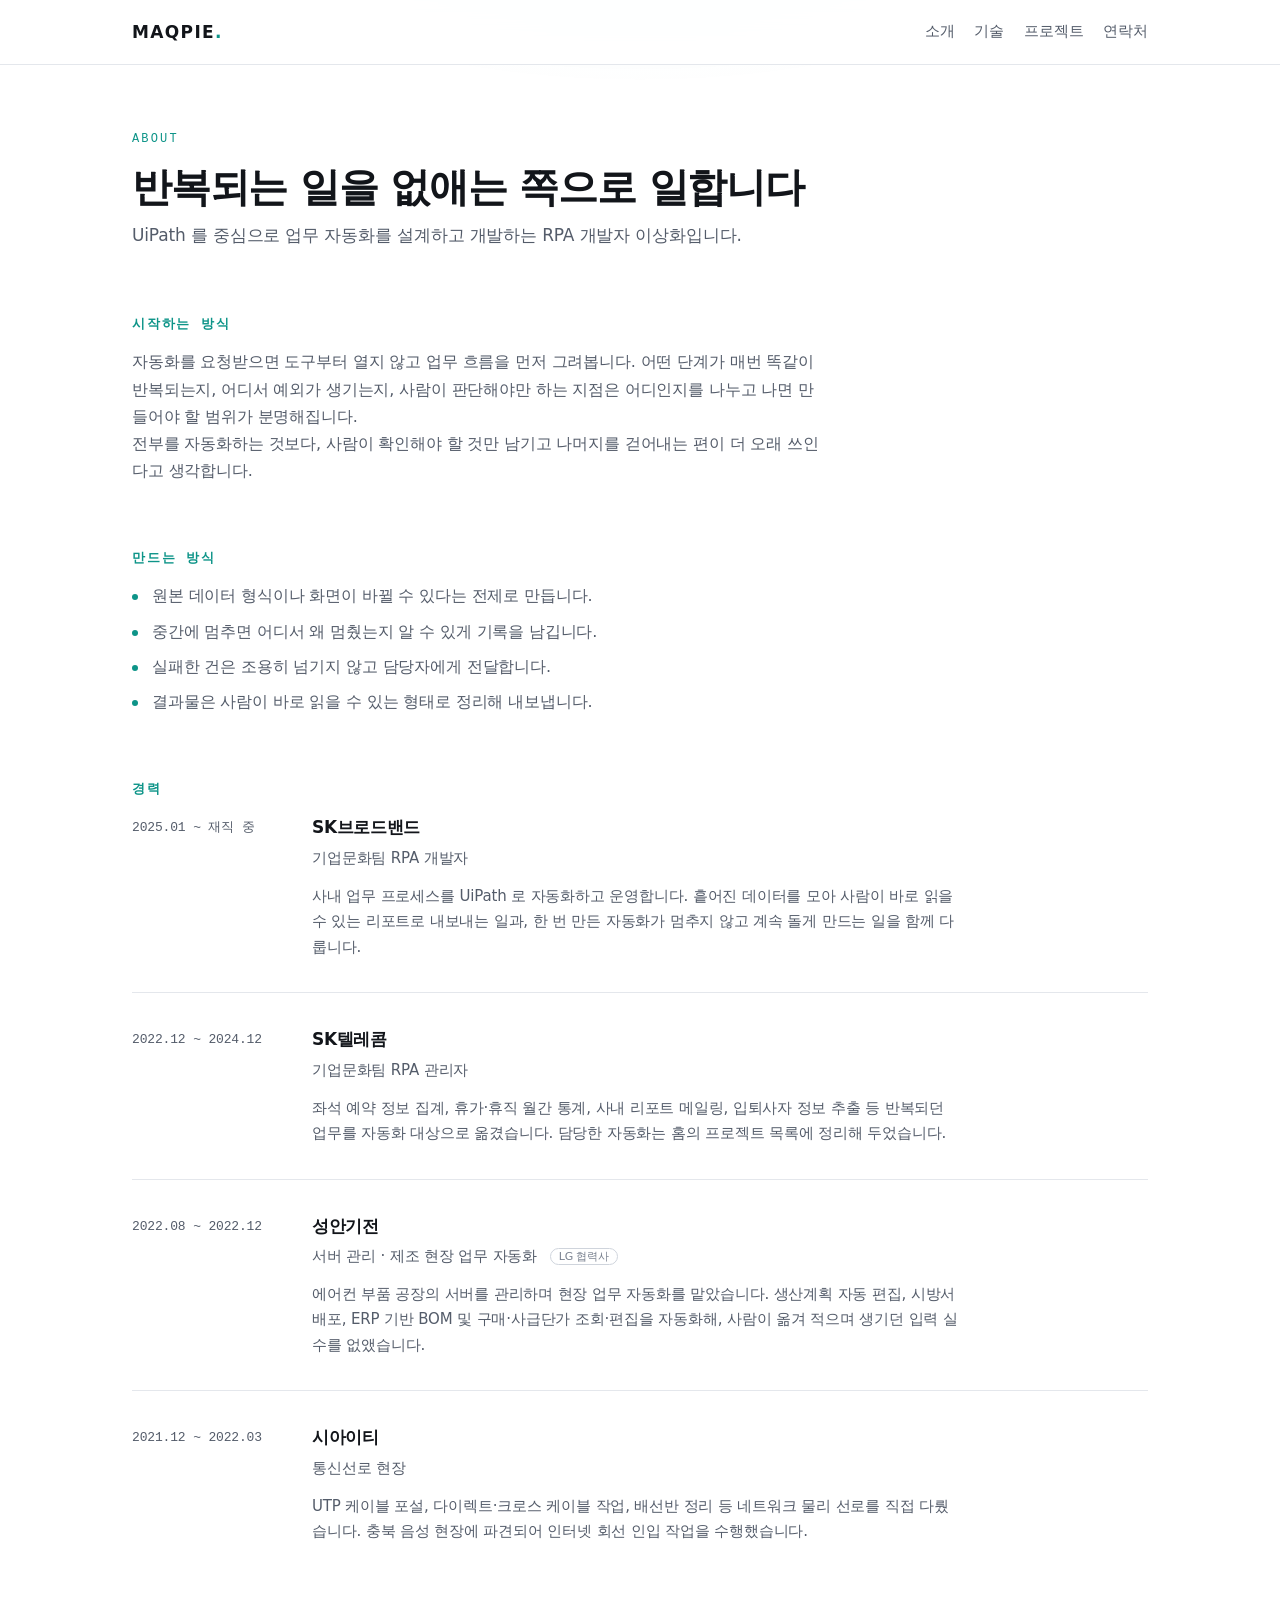
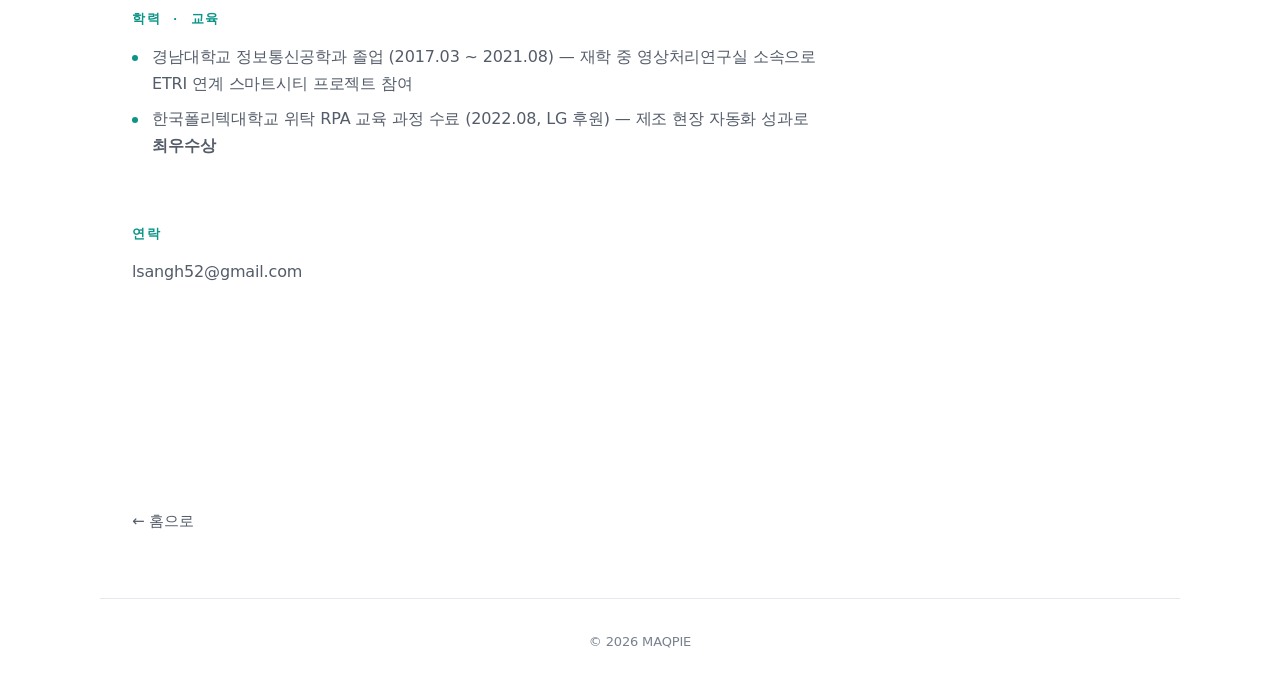
<file: pages/about.html>
<!DOCTYPE html>
<html lang="ko">
    <head>
        <meta charset="UTF-8">
        <meta name="viewport" content="width=device-width, initial-scale=1.0">
        <meta name="color-scheme" content="dark light">
        <title>소개 | MAQPIE</title>
        <meta name="description" content="RPA 개발자 MAQPIE 소개. 업무 자동화를 설계하고 개발합니다.">
        <link rel="stylesheet" href="../assets/css/reset.css">
        <link rel="stylesheet" href="../assets/css/style.css">
    </head>
    <body>
        <a href="#main" class="skip-link">본문으로 건너뛰기</a>

        <header class="site-header">
            <div class="site-header__inner">
                <a href="../index.html" class="logo">MAQPIE<span class="logo__dot">.</span></a>
                <nav aria-label="주요 메뉴">
                    <ul class="nav-list">
                        <li><a href="../index.html#about">소개</a></li>
                        <li><a href="../index.html#skills">기술</a></li>
                        <li><a href="../index.html#projects">프로젝트</a></li>
                        <li><a href="../index.html#contact">연락처</a></li>
                    </ul>
                </nav>
            </div>
        </header>

        <main id="main">
            <article class="detail">
                <p class="eyebrow">About</p>
                <h1 class="detail__title">반복되는 일을 없애는 쪽으로 일합니다</h1>
                <p class="detail__summary">
                    UiPath 를 중심으로 업무 자동화를 설계하고 개발하는 RPA 개발자 이상화입니다.
                </p>

                <section class="detail__block">
                    <h2 class="detail__block-title">시작하는 방식</h2>
                    <p>
                        자동화를 요청받으면 도구부터 열지 않고 업무 흐름을 먼저 그려봅니다.
                        어떤 단계가 매번 똑같이 반복되는지, 어디서 예외가 생기는지,
                        사람이 판단해야만 하는 지점은 어디인지를 나누고 나면
                        만들어야 할 범위가 분명해집니다.
                    </p>
                    <p>
                        전부를 자동화하는 것보다, 사람이 확인해야 할 것만 남기고
                        나머지를 걷어내는 편이 더 오래 쓰인다고 생각합니다.
                    </p>
                </section>

                <section class="detail__block">
                    <h2 class="detail__block-title">만드는 방식</h2>
                    <ul class="detail__steps">
                        <li>원본 데이터 형식이나 화면이 바뀔 수 있다는 전제로 만듭니다.</li>
                        <li>중간에 멈추면 어디서 왜 멈췄는지 알 수 있게 기록을 남깁니다.</li>
                        <li>실패한 건은 조용히 넘기지 않고 담당자에게 전달합니다.</li>
                        <li>결과물은 사람이 바로 읽을 수 있는 형태로 정리해 내보냅니다.</li>
                    </ul>
                </section>

                <section class="detail__block">
                    <h2 class="detail__block-title">경력</h2>
                    <ol class="career">
                        <li class="career__item">
                            <p class="career__period">2025.01 ~ 재직 중</p>
                            <div class="career__body">
                                <h3 class="career__company">SK브로드밴드</h3>
                                <p class="career__role">기업문화팀 RPA 개발자</p>
                                <p class="career__desc">
                                    사내 업무 프로세스를 UiPath 로 자동화하고 운영합니다.
                                    흩어진 데이터를 모아 사람이 바로 읽을 수 있는 리포트로 내보내는 일과,
                                    한 번 만든 자동화가 멈추지 않고 계속 돌게 만드는 일을 함께 다룹니다.
                                </p>
                            </div>
                        </li>

                        <li class="career__item">
                            <p class="career__period">2022.12 ~ 2024.12</p>
                            <div class="career__body">
                                <h3 class="career__company">SK텔레콤</h3>
                                <p class="career__role">기업문화팀 RPA 관리자</p>
                                <p class="career__desc">
                                    좌석 예약 정보 집계, 휴가·휴직 월간 통계, 사내 리포트 메일링,
                                    입퇴사자 정보 추출 등 반복되던 업무를 자동화 대상으로 옮겼습니다.
                                    담당한 자동화는 홈의 프로젝트 목록에 정리해 두었습니다.
                                </p>
                            </div>
                        </li>

                        <li class="career__item">
                            <p class="career__period">2022.08 ~ 2022.12</p>
                            <div class="career__body">
                                <h3 class="career__company">성안기전</h3>
                                <p class="career__role">서버 관리 · 제조 현장 업무 자동화 <span class="career__note">LG 협력사</span></p>
                                <p class="career__desc">
                                    에어컨 부품 공장의 서버를 관리하며 현장 업무 자동화를 맡았습니다.
                                    생산계획 자동 편집, 시방서 배포, ERP 기반 BOM 및 구매·사급단가
                                    조회·편집을 자동화해, 사람이 옮겨 적으며 생기던 입력 실수를 없앴습니다.
                                </p>
                            </div>
                        </li>

                        <li class="career__item">
                            <p class="career__period">2021.12 ~ 2022.03</p>
                            <div class="career__body">
                                <h3 class="career__company">시아이티</h3>
                                <p class="career__role">통신선로 현장</p>
                                <p class="career__desc">
                                    UTP 케이블 포설, 다이렉트·크로스 케이블 작업, 배선반 정리 등
                                    네트워크 물리 선로를 직접 다뤘습니다. 충북 음성 현장에 파견되어
                                    인터넷 회선 인입 작업을 수행했습니다.
                                </p>
                            </div>
                        </li>
                    </ol>
                </section>

                <section class="detail__block">
                    <h2 class="detail__block-title">학력 · 교육</h2>
                    <ul class="detail__steps">
                        <li>경남대학교 정보통신공학과 졸업 (2017.03 ~ 2021.08) — 재학 중 영상처리연구실 소속으로 ETRI 연계 스마트시티 프로젝트 참여</li>
                        <li>한국폴리텍대학교 위탁 RPA 교육 과정 수료 (2022.08, LG 후원) — 제조 현장 자동화 성과로 <strong>최우수상</strong></li>
                    </ul>
                </section>

                <section class="detail__block">
                    <h2 class="detail__block-title">연락</h2>
                    <p>
                        <a href="mailto:lsangh52@gmail.com">lsangh52@gmail.com</a>
                    </p>
                </section>
            </article>

            <a href="../index.html" class="back-link">← 홈으로</a>
        </main>

        <footer class="site-footer">
            <p>© 2026 MAQPIE</p>
        </footer>
    </body>
</html>
</file>
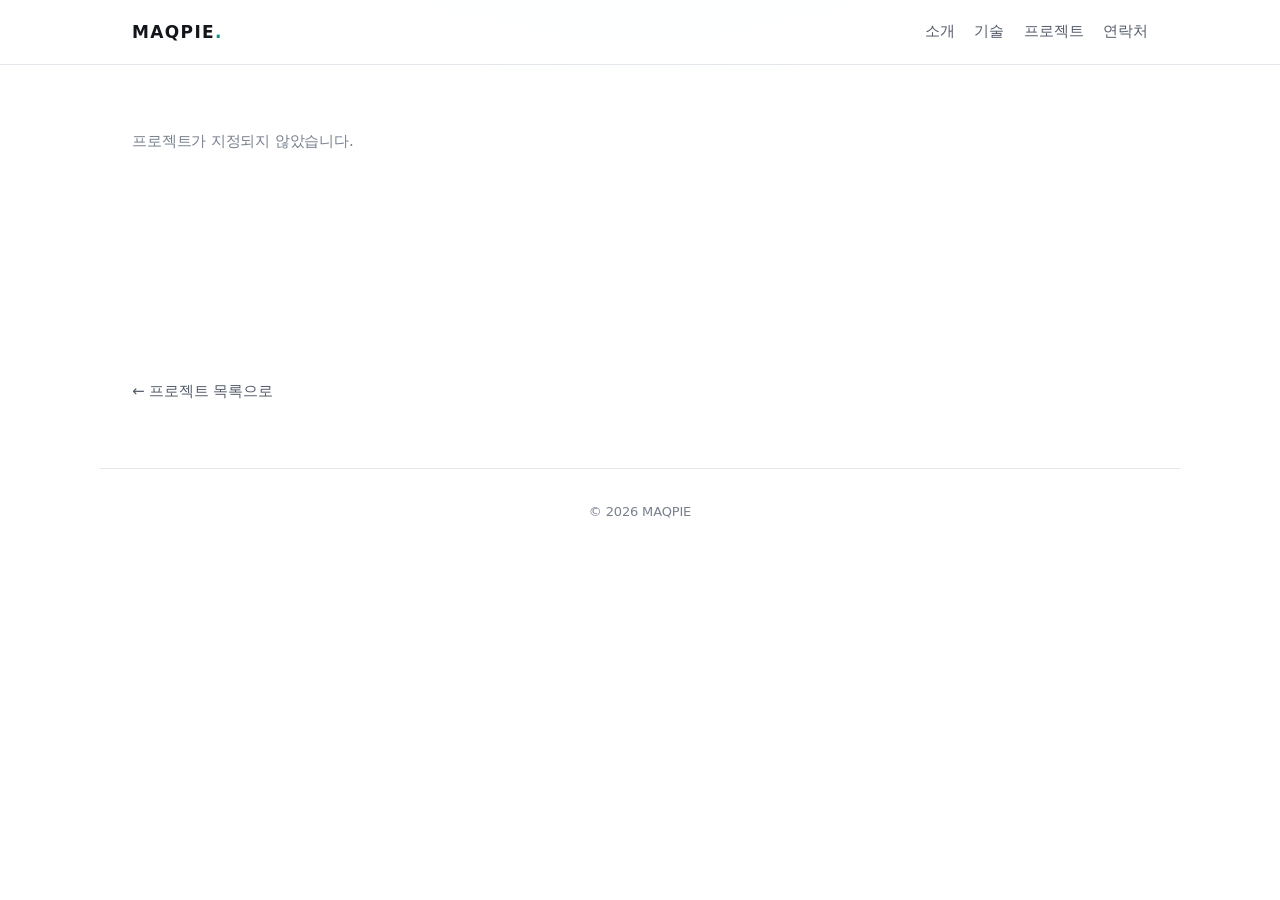
<file: pages/project-detail.html>
<!DOCTYPE html>
<html lang="ko">
    <head>
        <meta charset="UTF-8">
        <meta name="viewport" content="width=device-width, initial-scale=1.0">
        <meta name="color-scheme" content="dark light">
        <title>프로젝트 상세 | MAQPIE</title>
        <meta name="description" content="MAQPIE 포트폴리오 프로젝트 상세.">
        <link rel="stylesheet" href="../assets/css/reset.css">
        <link rel="stylesheet" href="../assets/css/style.css">
    </head>
    <body>
        <a href="#main" class="skip-link">본문으로 건너뛰기</a>

        <header class="site-header">
            <div class="site-header__inner">
                <a href="../index.html" class="logo">MAQPIE<span class="logo__dot">.</span></a>
                <nav aria-label="주요 메뉴">
                    <ul class="nav-list">
                        <li><a href="../index.html#about">소개</a></li>
                        <li><a href="../index.html#skills">기술</a></li>
                        <li><a href="../index.html#projects">프로젝트</a></li>
                        <li><a href="../index.html#contact">연락처</a></li>
                    </ul>
                </nav>
            </div>
        </header>

        <main id="main">
            <!-- 내용은 assets/js/main.js 가 ?id= 값으로 data/projects.json 을 조회해 채웁니다 -->
            <article id="project-detail" class="detail">
                <p class="message">불러오는 중…</p>
            </article>

            <a href="../index.html#projects" class="back-link">← 프로젝트 목록으로</a>
        </main>

        <footer class="site-footer">
            <p>© 2026 MAQPIE</p>
        </footer>

        <script src="../assets/js/main.js" defer></script>
    </body>
</html>
</file>
<file: assets/css/style.css>
/* ==================================================================
   MAQPIE Portfolio - 다크 기본 테마
   ================================================================== */

:root {
    /* 배경 계층 */
    --bg: #08090c;
    --surface: #101318;
    --surface-hover: #151920;
    --border: #232833;
    --border-strong: #333a48;

    /* 글자 */
    --fg: #f2f4f8;
    --fg-muted: #98a1b0;
    --fg-faint: #6b7382;

    /* 포인트 */
    --accent: #5eead4;
    --accent-dim: #2dd4bf;
    --accent-glow: rgba(94, 234, 212, 0.14);

    /* 간격 */
    --space-2xs: 0.25rem;
    --space-xs: 0.5rem;
    --space-sm: 0.75rem;
    --space-md: 1.25rem;
    --space-lg: 2rem;
    --space-xl: 4rem;
    --space-2xl: 7rem;

    --radius-sm: 6px;
    --radius: 12px;
    --radius-lg: 18px;

    --max-width: 1080px;
    --header-height: 4rem;

    --font-sans: "Pretendard", -apple-system, BlinkMacSystemFont, system-ui,
        "Apple SD Gothic Neo", "Malgun Gothic", sans-serif;
    --font-mono: ui-monospace, SFMono-Regular, "SF Mono", Menlo, monospace;
}

html {
    scroll-behavior: smooth;
}

body {
    background: var(--bg);
    color: var(--fg);
    font-family: var(--font-sans);
    font-size: 1rem;
    line-height: 1.7;
    letter-spacing: -0.01em;
    -webkit-font-smoothing: antialiased;
}

/* 히어로 뒤에 은은한 광원 하나 */
body::before {
    content: "";
    position: fixed;
    inset: -20vh 0 auto 0;
    height: 70vh;
    background: radial-gradient(
        60% 60% at 50% 0%,
        var(--accent-glow) 0%,
        transparent 70%
    );
    pointer-events: none;
    z-index: 0;
}

body > * {
    position: relative;
    z-index: 1;
}

::selection {
    background: var(--accent);
    color: #06231f;
}

:focus-visible {
    outline: 2px solid var(--accent);
    outline-offset: 3px;
    border-radius: var(--radius-sm);
}

.skip-link {
    position: absolute;
    left: -9999px;
    top: var(--space-xs);
    padding: var(--space-xs) var(--space-md);
    background: var(--accent);
    color: #06231f;
    border-radius: var(--radius-sm);
    font-weight: 600;
}

.skip-link:focus {
    left: var(--space-md);
    z-index: 100;
}

/* ------------------------------------------------------------------
   헤더
   ------------------------------------------------------------------ */

.site-header {
    position: sticky;
    top: 0;
    z-index: 20;
    background: color-mix(in srgb, var(--bg) 82%, transparent);
    backdrop-filter: blur(12px);
    border-bottom: 1px solid var(--border);
}

.site-header__inner {
    max-width: var(--max-width);
    height: var(--header-height);
    margin: 0 auto;
    padding: 0 var(--space-lg);
    display: flex;
    align-items: center;
    justify-content: space-between;
    gap: var(--space-md);
}

.logo {
    font-weight: 800;
    font-size: 1.0625rem;
    letter-spacing: 0.08em;
}

.logo__dot {
    color: var(--accent);
}

.nav-list {
    display: flex;
    gap: var(--space-md);
    font-size: 0.9375rem;
    color: var(--fg-muted);
}

.nav-list a {
    transition: color 0.15s ease;
}

.nav-list a:hover {
    color: var(--fg);
}

/* ------------------------------------------------------------------
   레이아웃 공통
   ------------------------------------------------------------------ */

main {
    max-width: var(--max-width);
    margin: 0 auto;
    padding: 0 var(--space-lg);
}

.section {
    padding: var(--space-2xl) 0;
    border-top: 1px solid var(--border);
    scroll-margin-top: var(--header-height);
}

.section__label,
.eyebrow {
    font-family: var(--font-mono);
    font-size: 0.75rem;
    letter-spacing: 0.18em;
    text-transform: uppercase;
    color: var(--accent);
    margin-bottom: var(--space-sm);
}

.section__title {
    font-size: clamp(1.5rem, 3vw, 2rem);
    font-weight: 700;
    letter-spacing: -0.03em;
    margin-bottom: var(--space-xl);
}

.accent {
    color: var(--accent);
}

/* ------------------------------------------------------------------
   히어로
   ------------------------------------------------------------------ */

.hero {
    padding: var(--space-2xl) 0;
    scroll-margin-top: var(--header-height);
}

.hero__title {
    font-size: clamp(2rem, 6vw, 3.5rem);
    font-weight: 800;
    line-height: 1.25;
    letter-spacing: -0.04em;
}

.hero__lead {
    max-width: 46ch;
    margin-top: var(--space-md);
    color: var(--fg-muted);
    font-size: 1.0625rem;
}

.hero__actions {
    display: flex;
    flex-wrap: wrap;
    gap: var(--space-sm);
    margin-top: var(--space-lg);
}

.button {
    display: inline-flex;
    align-items: center;
    padding: 0.625rem 1.25rem;
    border: 1px solid var(--border-strong);
    border-radius: 999px;
    font-size: 0.9375rem;
    font-weight: 600;
    transition: background 0.15s ease, border-color 0.15s ease,
        transform 0.15s ease;
}

.button:hover {
    background: var(--surface-hover);
    border-color: var(--fg-faint);
    transform: translateY(-1px);
}

.button--primary {
    background: var(--accent);
    border-color: var(--accent);
    color: #06231f;
}

.button--primary:hover {
    background: var(--accent-dim);
    border-color: var(--accent-dim);
}

/* ------------------------------------------------------------------
   소개
   ------------------------------------------------------------------ */

.about {
    display: grid;
    grid-template-columns: 1.1fr 1fr;
    gap: var(--space-xl);
    align-items: start;
}

.about__text p + p {
    margin-top: var(--space-md);
}

.about__text p {
    color: var(--fg-muted);
}

.about__cards {
    display: grid;
    gap: var(--space-sm);
}

.card {
    padding: var(--space-md);
    background: var(--surface);
    border: 1px solid var(--border);
    border-radius: var(--radius);
}

.card__title {
    font-size: 0.9375rem;
    font-weight: 700;
}

.card__body {
    margin-top: var(--space-2xs);
    color: var(--fg-muted);
    font-size: 0.9375rem;
}

/* ------------------------------------------------------------------
   경력
   ------------------------------------------------------------------ */

.career {
    display: grid;
    gap: var(--space-lg);
}

.career__item {
    display: grid;
    grid-template-columns: 10rem 1fr;
    gap: var(--space-md);
    padding-bottom: var(--space-lg);
    border-bottom: 1px solid var(--border);
}

.career__item:last-child {
    border-bottom: 0;
    padding-bottom: 0;
}

.career__period {
    font-family: var(--font-mono);
    font-size: 0.8125rem;
    color: var(--fg-faint);
    padding-top: 0.25rem;
}

.career__company {
    font-size: 1.0625rem;
    font-weight: 700;
    letter-spacing: -0.02em;
}

.career__role {
    margin-top: var(--space-2xs);
    color: var(--accent);
    font-size: 0.9375rem;
}

.career__note {
    margin-left: var(--space-xs);
    padding: 0.0625rem 0.5rem;
    border: 1px solid var(--border-strong);
    border-radius: 999px;
    color: var(--fg-faint);
    font-size: 0.6875rem;
    vertical-align: 0.1em;
}

.career__desc {
    margin-top: var(--space-sm);
    color: var(--fg-muted);
    font-size: 0.9375rem;
    max-width: 60ch;
}

/* ------------------------------------------------------------------
   기술 스택
   ------------------------------------------------------------------ */

.skills {
    display: grid;
    gap: var(--space-md);
}

.skills__group {
    display: grid;
    grid-template-columns: 8rem 1fr;
    gap: var(--space-md);
    align-items: baseline;
    padding-bottom: var(--space-md);
    border-bottom: 1px solid var(--border);
}

.skills__group:last-child {
    border-bottom: 0;
    padding-bottom: 0;
}

.skills__group dt {
    font-family: var(--font-mono);
    font-size: 0.8125rem;
    letter-spacing: 0.08em;
    text-transform: uppercase;
    color: var(--fg-faint);
}

/* ------------------------------------------------------------------
   태그
   ------------------------------------------------------------------ */

.tag-list {
    display: flex;
    flex-wrap: wrap;
    gap: var(--space-xs);
}

.tag {
    padding: 0.1875rem 0.625rem;
    border: 1px solid var(--border-strong);
    border-radius: 999px;
    font-size: 0.75rem;
    color: var(--fg-muted);
    white-space: nowrap;
}

/* ------------------------------------------------------------------
   프로젝트 목록
   ------------------------------------------------------------------ */

.project-list {
    display: grid;
    grid-template-columns: repeat(auto-fill, minmax(280px, 1fr));
    gap: var(--space-md);
}

.project-card__link {
    display: flex;
    flex-direction: column;
    height: 100%;
    background: var(--surface);
    border: 1px solid var(--border);
    border-radius: var(--radius-lg);
    overflow: hidden;
    transition: border-color 0.15s ease, transform 0.15s ease,
        background 0.15s ease;
}

.project-card__link:hover {
    background: var(--surface-hover);
    border-color: var(--border-strong);
    transform: translateY(-3px);
}

.project-card__media {
    position: relative;
    border-bottom: 1px solid var(--border);
}

.project-card__thumb {
    width: 100%;
    aspect-ratio: 16 / 9;
    object-fit: cover;
}

.badge {
    position: absolute;
    top: var(--space-xs);
    right: var(--space-xs);
    padding: 0.125rem 0.5rem;
    border-radius: 999px;
    background: color-mix(in srgb, var(--bg) 75%, transparent);
    border: 1px solid var(--border-strong);
    backdrop-filter: blur(6px);
    font-size: 0.6875rem;
    font-weight: 600;
    color: var(--fg-muted);
}

.project-card__body {
    display: flex;
    flex-direction: column;
    gap: var(--space-2xs);
    padding: var(--space-md);
}

.project-card__period {
    font-family: var(--font-mono);
    font-size: 0.75rem;
    color: var(--fg-faint);
}

.project-card__title {
    font-size: 1.0625rem;
    font-weight: 700;
    letter-spacing: -0.02em;
}

.project-card__summary {
    color: var(--fg-muted);
    font-size: 0.9375rem;
}

.project-card__body .tag-list {
    margin-top: var(--space-xs);
}

/* ------------------------------------------------------------------
   프로젝트 상세
   ------------------------------------------------------------------ */

.detail {
    padding: var(--space-xl) 0 var(--space-2xl);
}

.detail__title {
    font-size: clamp(1.75rem, 4vw, 2.5rem);
    font-weight: 800;
    letter-spacing: -0.03em;
    line-height: 1.3;
}

.detail__summary {
    margin-top: var(--space-xs);
    color: var(--fg-muted);
    font-size: 1.0625rem;
}

.detail__meta {
    display: flex;
    flex-wrap: wrap;
    gap: var(--space-lg);
    margin-top: var(--space-md);
    padding-top: var(--space-md);
    border-top: 1px solid var(--border);
}

.detail__meta dt {
    font-family: var(--font-mono);
    font-size: 0.75rem;
    letter-spacing: 0.08em;
    text-transform: uppercase;
    color: var(--fg-faint);
}

.detail__meta dd {
    font-size: 0.9375rem;
}

.detail__thumb {
    width: 100%;
    aspect-ratio: 16 / 9;
    max-height: 22rem;
    object-fit: cover;
    margin-top: var(--space-lg);
    border: 1px solid var(--border);
    border-radius: var(--radius-lg);
}

.detail__block {
    margin-top: var(--space-xl);
}

.detail__block-title {
    font-size: 0.8125rem;
    font-family: var(--font-mono);
    letter-spacing: 0.14em;
    text-transform: uppercase;
    color: var(--accent);
    margin-bottom: var(--space-sm);
}

.detail__block p {
    color: var(--fg-muted);
    max-width: 68ch;
}

.detail__steps {
    display: grid;
    gap: var(--space-xs);
    max-width: 68ch;
    color: var(--fg-muted);
}

.detail__steps li {
    position: relative;
    padding-left: 1.25rem;
}

.detail__steps li::before {
    content: "";
    position: absolute;
    left: 0;
    top: 0.75em;
    width: 6px;
    height: 6px;
    border-radius: 50%;
    background: var(--accent);
}

.back-link {
    display: inline-block;
    margin: var(--space-2xl) 0 var(--space-xl);
    color: var(--fg-muted);
    font-size: 0.9375rem;
    transition: color 0.15s ease;
}

.back-link:hover {
    color: var(--accent);
}

/* ------------------------------------------------------------------
   연락처 / 푸터 / 상태 메시지
   ------------------------------------------------------------------ */

/* 연락처는 제목 바로 아래 안내 문구가 붙으므로 제목 여백을 줄입니다. */
#contact .section__title {
    margin-bottom: var(--space-md);
}

.contact__lead {
    color: var(--fg-muted);
    margin-bottom: var(--space-lg);
}

.contact-list {
    display: grid;
    gap: var(--space-sm);
    max-width: 32rem;
}

.contact-list li {
    display: grid;
    grid-template-columns: 6rem 1fr;
    gap: var(--space-md);
    align-items: baseline;
    padding-bottom: var(--space-sm);
    border-bottom: 1px solid var(--border);
}

.contact-list__key {
    font-family: var(--font-mono);
    font-size: 0.75rem;
    letter-spacing: 0.1em;
    text-transform: uppercase;
    color: var(--fg-faint);
}

.contact-list a {
    color: var(--fg);
    transition: color 0.15s ease;
}

.contact-list a:hover {
    color: var(--accent);
}

.message {
    color: var(--fg-faint);
    font-size: 0.9375rem;
}

.site-footer {
    max-width: var(--max-width);
    margin: 0 auto;
    padding: var(--space-lg);
    border-top: 1px solid var(--border);
    text-align: center;
    color: var(--fg-faint);
    font-size: 0.8125rem;
}

/* ------------------------------------------------------------------
   반응형
   ------------------------------------------------------------------ */

@media (max-width: 900px) {
    .about {
        grid-template-columns: 1fr;
        gap: var(--space-lg);
    }
}

@media (max-width: 640px) {
    :root {
        --space-2xl: 4rem;
        --space-xl: 2.5rem;
    }

    main,
    .site-header__inner {
        padding-left: var(--space-md);
        padding-right: var(--space-md);
    }

    .site-header__inner {
        gap: var(--space-sm);
    }

    .nav-list {
        gap: var(--space-sm);
        font-size: 0.875rem;
    }

    .skills__group,
    .career__item {
        grid-template-columns: 1fr;
        gap: var(--space-xs);
    }

    .career__period {
        padding-top: 0;
    }

    .contact-list li {
        grid-template-columns: 1fr;
        gap: var(--space-2xs);
    }
}

/* ------------------------------------------------------------------
   라이트 모드 - OS 설정이 밝은 테마일 때만 색을 뒤집습니다.
   ------------------------------------------------------------------ */

@media (prefers-color-scheme: light) {
    :root {
        --bg: #ffffff;
        --surface: #f7f8fa;
        --surface-hover: #f0f2f5;
        --border: #e4e7ec;
        --border-strong: #cfd4dc;

        --fg: #12151a;
        --fg-muted: #545c6a;
        --fg-faint: #79818f;

        --accent: #0d9488;
        --accent-dim: #0f766e;
        --accent-glow: rgba(13, 148, 136, 0.1);
    }

    .button--primary,
    ::selection {
        color: #ffffff;
    }

    .skip-link {
        color: #ffffff;
    }
}
</file>
